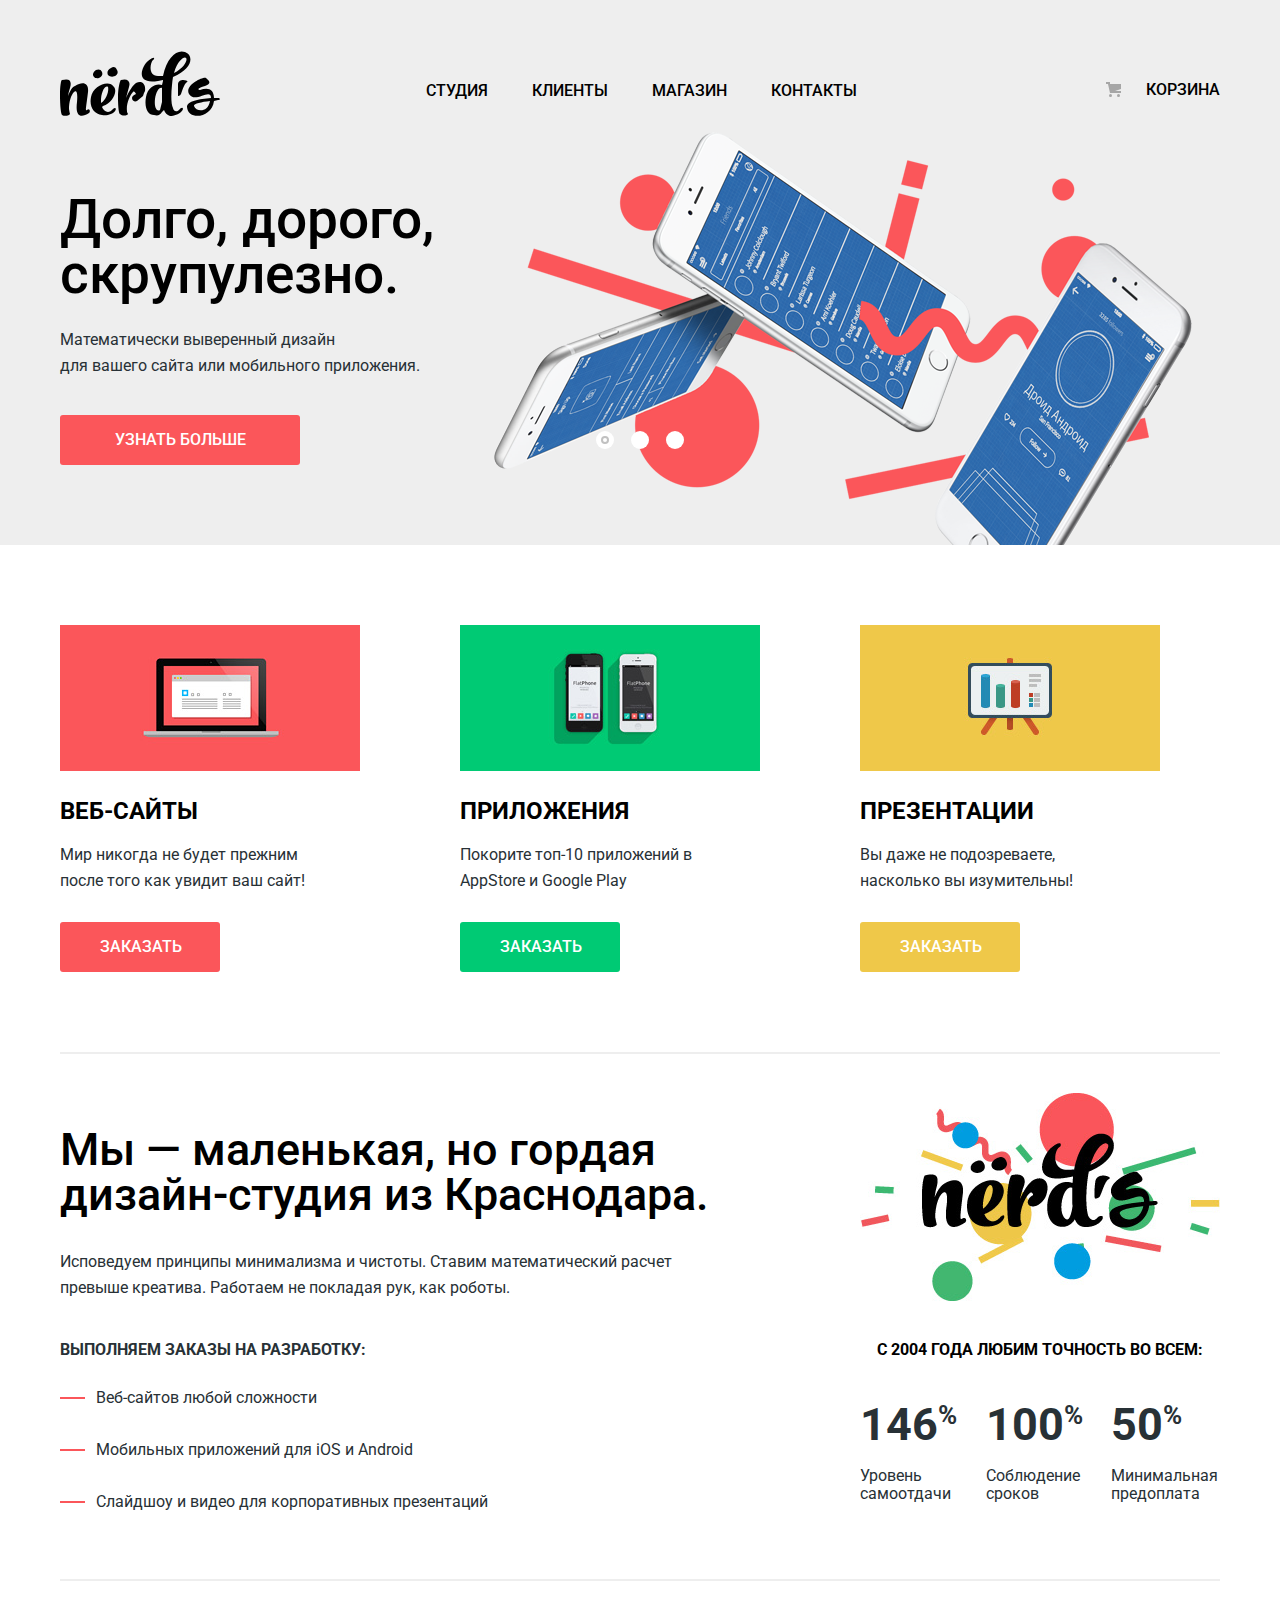
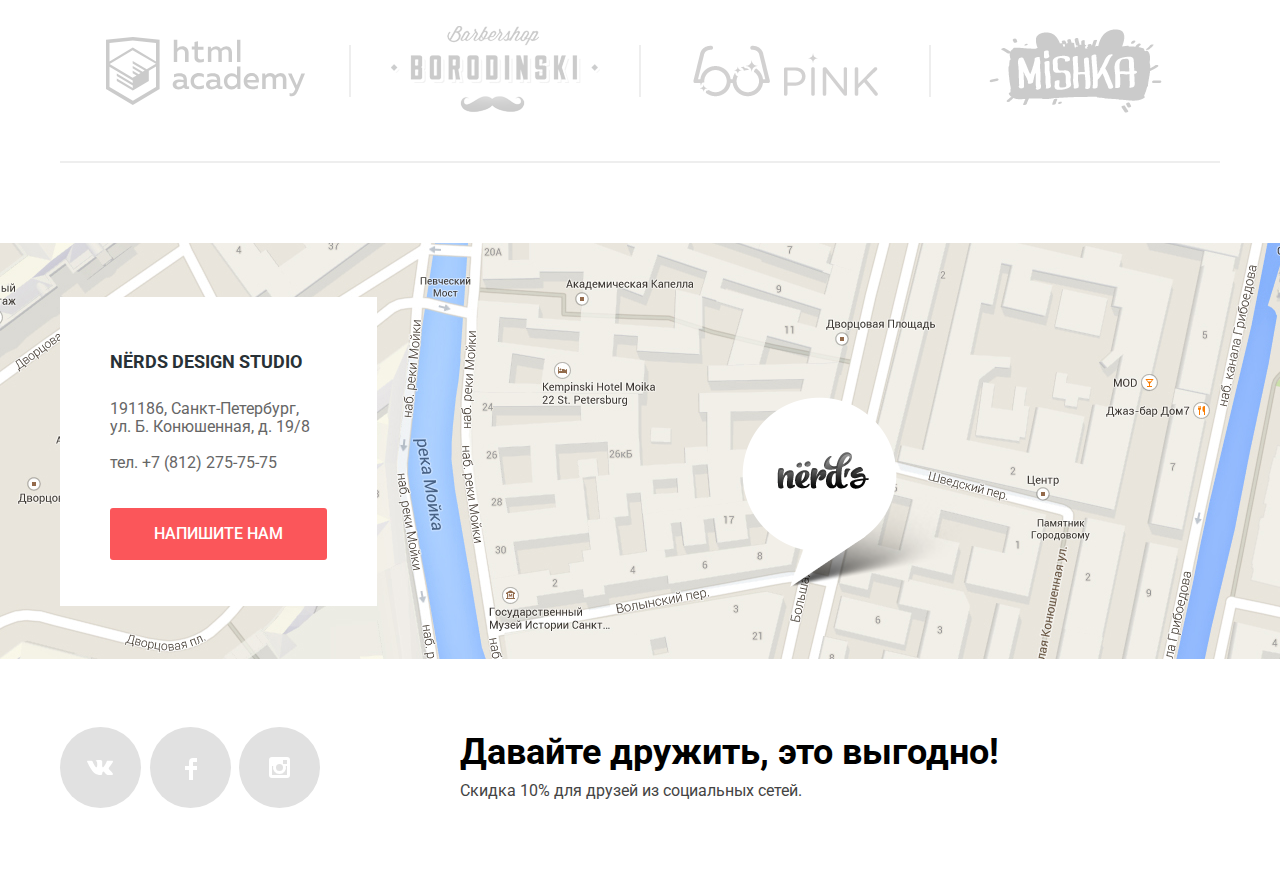
<file: index.html>
<!DOCTYPE html>
<html lang="ru">

<head>
  <meta charset="UTF-8">
  <meta name="viewport" content="width=device-width, initial-scale=1.0">
  <link href="https://fonts.googleapis.com/css2?family=Roboto:wght@400;500;700&display=swap" rel="stylesheet">
  <link rel="stylesheet" href="css/reset.css">
  <link rel="stylesheet" href="css/style.css">
  <title>Дизайн-студия Nerds</title>
</head>

<body>
  <header class="header">
    <nav class="nav wrapper">
      <a>
        <img src="img/nerds-logo.svg" alt="Nerds" width="160" height="65">
      </a>
      <ul class="nav__list">
        <li class="nav__item"><a href="blank.html">Студия</a></li>
        <li class="nav__item"><a href="blank.html">Клиенты</a></li>
        <li class="nav__item"><a href="catalog.html">Магазин</a></li>
        <li class="nav__item"><a href="blank.html">Контакты</a></li>
      </ul>
      <div class="nav__basket">
        <a href="blank.html">Корзина</a>
      </div>
    </nav>
  </header>
  <main class="main-content">
    <h1 class="visually-hidden">Дизайн-студия Nerds</h1>
    <section class="advantages">
      <h2 class="visually-hidden">Преимущества</h2>
      <ul class="advantages__list wrapper">
        <li class="advantages__item">
          <div>
            <p class="advantages__item-title">Долго, дорого,<br>
              скрупулезно.
            </p>
            <p>Математически выверенный дизайн<br>
              для вашего сайта или мобильного приложения.
            </p>
            <a href="blank.html" class="button advantages__item-button">Узнать больше</a>
          </div>
          <div>
            <img class="advantages__item-img" src="img/nerds-index-slide1 1.png" alt="Летящие телефоны" width="760"
              height="431">
          </div>
        </li>
        <li class="advantages__item hide">
          <div>
            <p class="advantages__item-title">Любим математику<br>
              как никто другой
            </p>
            <p>Никакого креатива, только математические формулы<br>
              для расчета идеальных пропорций
            </p>
            <a href="blank.html" class="button advantages__item-button">Узнать больше</a>
          </div>
          <div>
            <img class="advantages__item-img" src="img/nerds-index-slide2 1.png" alt="Компьютеры" width="760"
              height="431">
          </div>
        </li>
        <li class="advantages__item hide">
          <div>
            <p class="advantages__item-title">Только ночь,<br>
              только хардкор
            </p>
            <p>Работать днем, как все? Мы против этого.<br>
              Ближе к полуночи работа только начинается.
            </p>
            <a href="blank.html" class="button advantages__item-button">Узнать больше</a>
          </div>
          <div>
            <img class="advantages__item-img" src="img/nerds-index-slide3 1.png" alt="Планшет и телефон" width="760"
              height="431">
          </div>
        </li>
      </ul>
      <ul class="advantages__slider-control slider-control">
        <li class="slider-control__item slider-control__item-active"><button class="slider-control__item-btn"
            type="button"><span class="visually-hidden">Первый
              слайд</span></button></li>
        <li class="slider-control__item"><button class="slider-control__item-btn" type="button"><span
              class="visually-hidden">Второй
              слайд</span></button></li>
        <li class="slider-control__item"><button class="slider-control__item-btn" type="button"><span
              class="visually-hidden">Третий
              слайд</span></button></li>
      </ul>
    </section>
    <section class="offers wrapper">
      <h2 class="visually-hidden">Предложения</h2>
      <ul class="offers__list">
        <li class="offers__item">
          <div class="offers__wrapper-img">
            <img src="img/illustration-1 1.png" alt="Компьютер" width="300" height="146">
          </div>
          <h3 class="offers__item-title">Веб-сайты</h3>
          <p>Мир никогда не будет прежним<br>
            после того как увидит ваш сайт!
          </p>
          <a href="blank.html" class="button offers__item-button offers__item-button-red">Заказать</a>
        </li>
        <li class="offers__item">
          <img src="img/illustration-2 1.png" alt="Смартфоны" width="300" height="146">
          <h3 class="offers__item-title">Приложения</h3>
          <p>Покорите топ-10 приложений в<br>
            AppStore и Google Play
          </p>
          <a href="blank.html" class="button offers__item-button offers__item-button-green">Заказать</a>
        </li>
        <li class="offers__item">
          <img src="img/illustration-3 1.png" alt="Презентационная доска" width="300" height="146">
          <h3 class="offers__item-title">Презентации</h3>
          <p>Вы даже не подозреваете,<br>
            насколько вы изумительны!
          </p>
          <a href="blank.html" class="button offers__item-button offers__item-button-yellow">Заказать</a>
        </li>
      </ul>
    </section>
    <section class="about wrapper">
      <h2 class="visually-hidden">О нас</h2>
      <div>
        <p class="about__slogan">Мы — маленькая, но гордая<br>
          дизайн-студия из Краснодара.
        </p>
        <p>Исповедуем принципы минимализма и чистоты. Ставим математический расчет<br>
          превыше креатива. Работаем не покладая рук, как роботы.
        </p>
        <p class="about__title">Выполняем заказы на разработку:</p>
        <ul class="about__list-order">
          <li class="about__item-order">Веб-сайтов любой сложности</li><br>
          <li class="about__item-order">Мобильных приложений для iOS и Android</li><br>
          <li class="about__item-order">Слайдшоу и видео для корпоративных презентаций</li><br>
        </ul>
      </div>
      <div>
        <img class="about__img" src="img/nerds-illustration 1.png" alt="Nerds" width="360" height="208">
        <p class="about__title about__title-black">с 2004 года Любим точность во всем:</p>
        <ul class="about__list-number">
          <li class="about__item-number">
            <p class="about__item-number-title">146<sup>%</sup></p>
            <p class="about__item-number-description">Уровень<br>
              самоотдачи
            </p>
          </li>
          <li class="about__item-number">
            <p class="about__item-number-title">100<sup>%</sup></p>
            <p class="about__item-number-description">Соблюдение<br>
              сроков
            </p>
          </li>
          <li class="about__item-number">
            <p class="about__item-number-title">50<sup>%</sup></p>
            <p class="about__item-number-description">Минимальная<br>
              предоплата
            </p>
          </li>
        </ul>
      </div>
    </section>
    <section class="partners wrapper">
      <h2 class="visually-hidden">Наши партнёры</h2>
      <ul class="partners__list">
        <li class="partners__item"><img src="img/logo-html-academy.svg" alt="Лого HTML Academy" width="199" height="68">
        </li>
        <li class="partners__item"><img src="img/logo-borodinski.png" alt="Лого Borodinski" width="209" height="90">
        </li>
        <li class="partners__item"><img src="img/logo-pink.png" alt="Лого Pink" width="185" height="52"></li>
        <li class="partners__item"><img src="img/logo-mishka.png" alt="Лого Mishka" width="173" height="84"></li>
      </ul>
    </section>
  </main>
  <footer class="footer">
    <section class="contacts">
      <div class="wrapper">
        <div class="contacts__info">
          <h2 class="visually-hidden">Контакты</h2>
          <h3 class="contacts__title">NЁRDS DESIGN STUDIO</h3>
          <p class="contacts__description">191186, Санкт-Петербург,<br>
            ул. Б. Конюшенная, д. 19/8<br><br>
            тел. <a href="tel:+78122757575">+7 (812) 275-75-75</a>
          </p>
          <button type="button" class="button contacts__button">Напишите нам</button>
        </div>
      </div>
      <div class="contacts__map">
        <iframe class="map-google"
          src="https://www.google.com/maps/embed?pb=!1m18!1m12!1m3!1d1998.6037872533277!2d30.320858716096975!3d59.93871648187614!2m3!1f0!2f0!3f0!3m2!1i1024!2i768!4f13.1!3m3!1m2!1s0x4696310fca145cc1%3A0x42b32648d8238007!2z0JHQvtC70YzRiNCw0Y8g0JrQvtC90Y7RiNC10L3QvdCw0Y8g0YPQuy4sIDE5LzgsINCh0LDQvdC60YIt0J_QtdGC0LXRgNCx0YPRgNCzLCAxOTExODY!5e0!3m2!1sru!2sru!4v1609945908116!5m2!1sru!2sru"
          width="100%" height="416" allowfullscreen></iframe>
        <img class="contacts__marker" src="img/map-marker 1.png" alt="Метка на карте" width="231" height="190">
        <img class="map-img" src="img/map 1.jpg" alt="Карта" width="1440" height="416">
      </div>
    </section>
    <section class="social wrapper">
      <h2 class="visually-hidden">Социальные сети</h2>
      <ul class="social__list">
        <li>
          <a href="blank.html">
            <span class="visually-hidden">В контакте</span>
            <svg width="81" height="81">
              <path class="social__item-content" d=" M43.1 44.5c1-.3 2.2 2 3.5 3 1 .6 1.7.5 1.7.5h3.5s1.8-.2 1-1.6c0-.1-.5-1-2.6-3-2.2-2-1.9-1.8.7-5.3
                1.6-2.1 2.3-3.5 2-4-.1-.6-1.3-.4-1.3-.4h-4c-.3 0-.6.1-.8.5 0 0-.6 1.7-1.4 3.1-1.7 3-2.4 3.2-2.7
                3-.7-.5-.5-1.8-.5-2.7 0-2.9.4-4.1-.9-4.4-.4-.1-.7-.2-1.8-.2-1.4 0-2.6 0-3.2.3-.5.3-.8.7-.6.8.2 0 .8.1
                1.1.6.4.5.4 1.7.4 1.7s.3 3.5-.5 3.9c-.5.3-1.3-.3-2.8-3-.8-1.4-1.4-3-1.4-3l-.3-.4-.6-.2h-3.8s-.5
                0-.7.2c-.2.3 0 .7 0 .7S30 41.5 33.3 45c3 3.1 6.4 3 6.4 3h1.6s.4-.1.7-.4c.2-.2.2-.7.2-.7s0-2 1-2.4z"
                fill="#fff" />
            </svg>
          </a>
        </li>
        <li>
          <a href="blank.html">
            <span class="visually-hidden">Facebook</span>
            <svg width="81" height="81">
              <path class="social__item-content" d="M47 35v-4h-4a4 4 0 00-4 4v4h-4v4h4v10h4V43h4v-4h-4v-4h4z"
                fill="#fff" />
            </svg>
          </a>
        </li>
        <li>
          <a href="blank.html">
            <span class="visually-hidden">Instagram</span>
            <svg width="81" height="81">
              <path class="social__item-content" fill-rule="evenodd"
                d="M33 30h15a3 3 0 013 3v15a3 3 0 01-3 3H33a3 3 0 01-3-3V33a3 3 0 013-3zm11 10.5a3.5 3.5 0 10-7 0 3.5 3.5 0 007 0zM33 48v-9h1.2a6.5 6.5 0 1012.6 0H48v9H33zm11-11h4v-4h-4v4z"
                fill="#fff" />
            </svg>
          </a>
        </li>
      </ul>
      <div class="social__right">
        <p class="social__title">Давайте дружить, это выгодно!</p>
        <p class="social__description">Скидка 10% для друзей из социальных сетей.</p>
      </div>
    </section>
  </footer>
  <div class="modal overlay">
    <div class="modal-container">
      <section class="write-to-us">
        <h2 class=" write-to-us__title">Напишите нам</h2>
        <form class="write-to-us__form" action="https://echo.htmlacademy.ru" method="post">
          <div class="write-to-us__form-top">
            <div>
              <label for="form-about-name" class="write-to-us__lable-title">Ваше имя:</label>
              <input id="form-about-name" type="text" name="name" placeholder="Имя Фамилия"
                class="write-to-us__placeholder">
            </div>
            <div>
              <label for="form-about-email" class="write-to-us__lable-title">Ваш email:</label>
              <input id="form-about-email" type="email" name="email" placeholder="email@example.com"
                class="write-to-us__placeholder">
            </div>
          </div>
          <div>
            <label for="form-about-text" class="write-to-us__lable-title">Текст письма:</label>
            <textarea id="form-about-text" type="text" name="text" placeholder="В свободной форме"
              class="write-to-us__placeholder"></textarea>
          </div>
          <button type="submit" class="write-to-us__button button">Отправить</button>
        </form>
        <button class="modal-close" type="button" tabindex="0">
          <span class="visually-hidden">Закрыть</span>
          <svg viewBox="0 0 21 21">
            <path fill="#FB565A"
              d="M13 11l8-8a1 1 0 000-1l-2-2a1 1 0 00-1 0l-7 8-8-8a1 1 0 00-1 0L0 2a1 1 0 000 1l8 8-8 7a1 1 0 000 1l2 2a1 1 0 001 0l8-8 7 8a1 1 0 001 0l2-2a1 1 0 000-1l-8-7z" />
          </svg>
        </button>
      </section>
    </div>
  </div>
  <script src="js/script.js"></script>
</body>

</html>
</file>
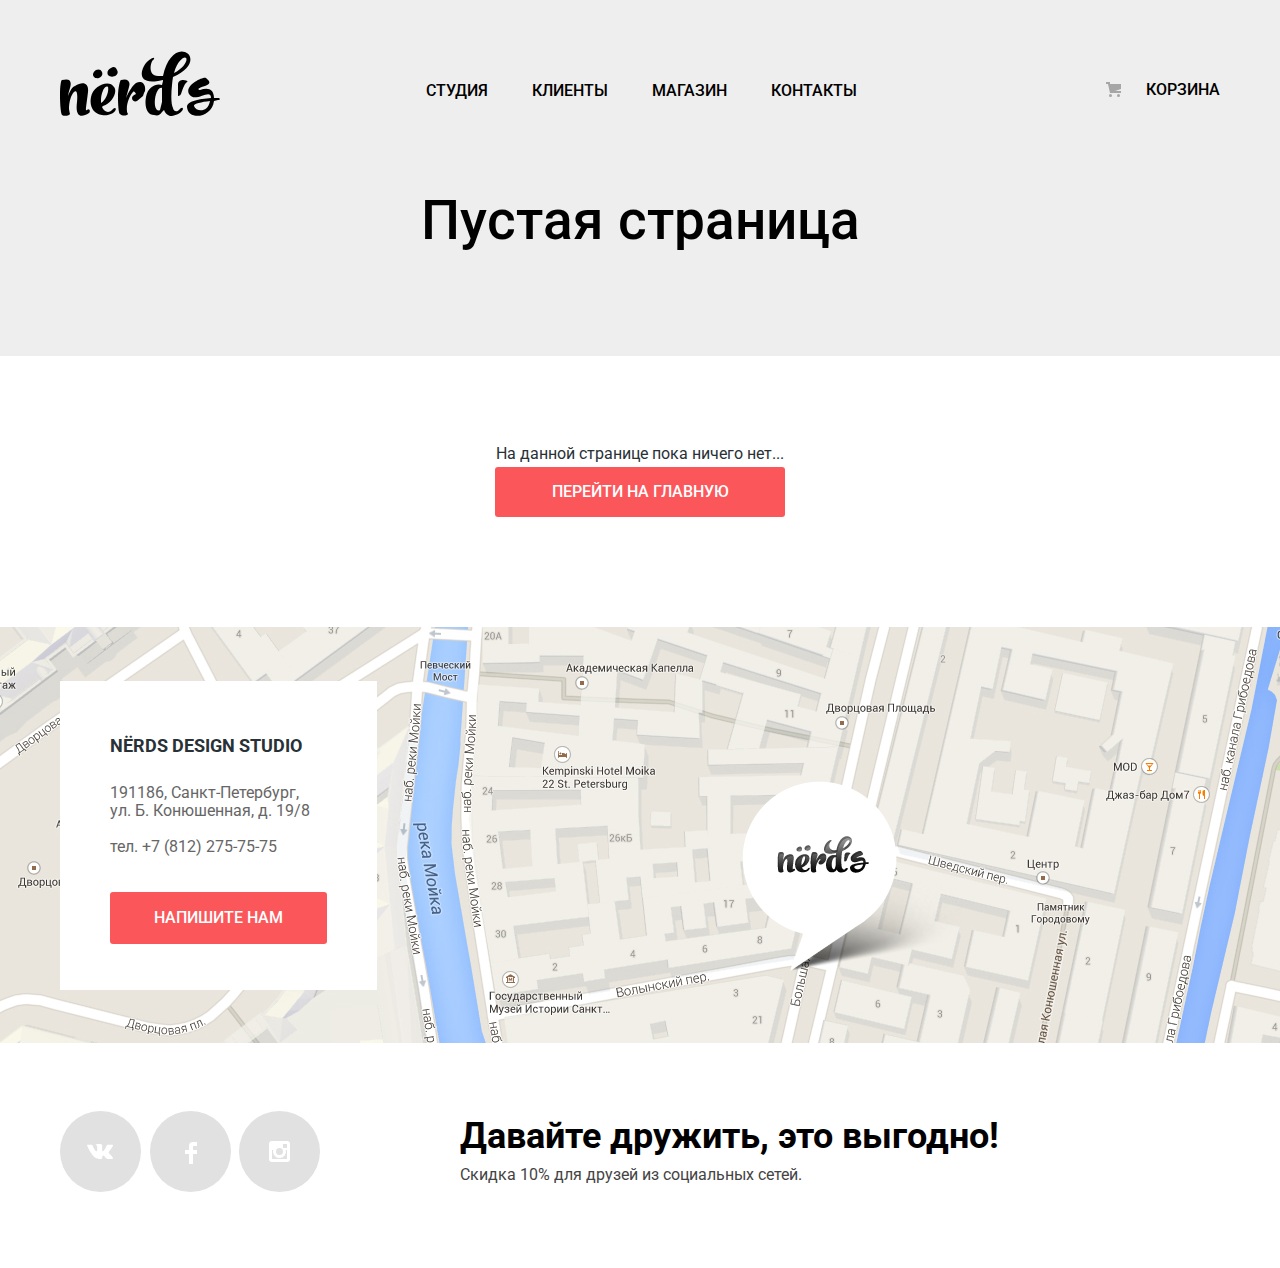
<file: blank.html>
<!DOCTYPE html>
<html lang="ru">

<head>
  <meta charset="UTF-8">
  <meta name="viewport" content="width=device-width, initial-scale=1.0">
  <link href="https://fonts.googleapis.com/css2?family=Roboto:wght@400;500;700&display=swap" rel="stylesheet">
  <link rel="stylesheet" href="css/reset.css">
  <link rel="stylesheet" href="css/style.css">
  <title>Дизайн-студия Nerds</title>
</head>

<body>
  <header class="header">
    <nav class="nav wrapper">
      <a href="index.html">
        <img src="img/nerds-logo.svg" alt="Nerds" width="160" height="65">
      </a>
      <ul class="nav__list">
        <li class="nav__item"><a href="blank.html">Студия</a></li>
        <li class="nav__item"><a href="blank.html">Клиенты</a></li>
        <li class="nav__item"><a href="catalog.html">Магазин</a></li>
        <li class="nav__item"><a href="blank.html">Контакты</a></li>
      </ul>
      <div class="nav__basket">
        <a href="blank.html">Корзина</a>
      </div>
    </nav>
  </header>

  <main class="main-content">
    <div class="main-content__title">
      <h1 class="wrapper">Пустая страница</h1>
    </div>
    <section class="blank wrapper">
      <p>На данной странице пока ничего нет...</p>
      <a class="button" href="index.html">Перейти на главную</a>
    </section>
  </main>
  <footer class="footer">
    <section class="contacts">
      <div class="wrapper">
        <div class="contacts__info">
          <h2 class="visually-hidden">Контакты</h2>
          <h3 class="contacts__title">NЁRDS DESIGN STUDIO</h3>
          <p class="contacts__description">191186, Санкт-Петербург,<br>
            ул. Б. Конюшенная, д. 19/8<br><br>
            тел. <a href="tel:+78122757575">+7 (812) 275-75-75</a>
          </p>
          <button type="button" class="button contacts__button">Напишите нам</button>
        </div>
      </div>
      <div class="contacts__map">
        <iframe class="map-google"
          src="https://www.google.com/maps/embed?pb=!1m18!1m12!1m3!1d1998.6037872533277!2d30.320858716096975!3d59.93871648187614!2m3!1f0!2f0!3f0!3m2!1i1024!2i768!4f13.1!3m3!1m2!1s0x4696310fca145cc1%3A0x42b32648d8238007!2z0JHQvtC70YzRiNCw0Y8g0JrQvtC90Y7RiNC10L3QvdCw0Y8g0YPQuy4sIDE5LzgsINCh0LDQvdC60YIt0J_QtdGC0LXRgNCx0YPRgNCzLCAxOTExODY!5e0!3m2!1sru!2sru!4v1609945908116!5m2!1sru!2sru"
          width="100%" height="416" allowfullscreen></iframe>
        <img class="contacts__marker" src="img/map-marker 1.png" alt="Метка на карте" width="231" height="190">
        <img class="map-img" src="img/map 1.jpg" alt="Карта" width="1440" height="416">
      </div>
    </section>
    <section class="social wrapper">
      <h2 class="visually-hidden">Социальные сети</h2>
      <ul class="social__list">
        <li>
          <a href="blank.html">
            <span class="visually-hidden">В контакте</span>
            <svg width="81" height="81">
              <path class="social__item-content" d=" M43.1 44.5c1-.3 2.2 2 3.5 3 1 .6 1.7.5 1.7.5h3.5s1.8-.2 1-1.6c0-.1-.5-1-2.6-3-2.2-2-1.9-1.8.7-5.3
                  1.6-2.1 2.3-3.5 2-4-.1-.6-1.3-.4-1.3-.4h-4c-.3 0-.6.1-.8.5 0 0-.6 1.7-1.4 3.1-1.7 3-2.4 3.2-2.7
                  3-.7-.5-.5-1.8-.5-2.7 0-2.9.4-4.1-.9-4.4-.4-.1-.7-.2-1.8-.2-1.4 0-2.6 0-3.2.3-.5.3-.8.7-.6.8.2 0 .8.1
                  1.1.6.4.5.4 1.7.4 1.7s.3 3.5-.5 3.9c-.5.3-1.3-.3-2.8-3-.8-1.4-1.4-3-1.4-3l-.3-.4-.6-.2h-3.8s-.5
                  0-.7.2c-.2.3 0 .7 0 .7S30 41.5 33.3 45c3 3.1 6.4 3 6.4 3h1.6s.4-.1.7-.4c.2-.2.2-.7.2-.7s0-2 1-2.4z"
                fill="#fff" />
            </svg>
          </a>
        </li>
        <li>
          <a href="blank.html">
            <span class="visually-hidden">Facebook</span>
            <svg width="81" height="81">
              <path class="social__item-content" d="M47 35v-4h-4a4 4 0 00-4 4v4h-4v4h4v10h4V43h4v-4h-4v-4h4z"
                fill="#fff" />
            </svg>
          </a>
        </li>
        <li>
          <a href="blank.html">
            <span class="visually-hidden">Instagram</span>
            <svg width="81" height="81">
              <path class="social__item-content" fill-rule="evenodd"
                d="M33 30h15a3 3 0 013 3v15a3 3 0 01-3 3H33a3 3 0 01-3-3V33a3 3 0 013-3zm11 10.5a3.5 3.5 0 10-7 0 3.5 3.5 0 007 0zM33 48v-9h1.2a6.5 6.5 0 1012.6 0H48v9H33zm11-11h4v-4h-4v4z"
                fill="#fff" />
            </svg>
          </a>
        </li>
      </ul>
      <div class="social__right">
        <p class="social__title">Давайте дружить, это выгодно!</p>
        <p class="social__description">Скидка 10% для друзей из социальных сетей.</p>
      </div>
    </section>
  </footer>
  <div class="modal overlay">
    <div class="modal-container">
      <section class="write-to-us">
        <h2 class=" write-to-us__title">Напишите нам</h2>
        <form class="write-to-us__form" action="https://echo.htmlacademy.ru" method="post">
          <div class="write-to-us__form-top">
            <div>
              <label for="form-about-name" class="write-to-us__lable-title">Ваше имя:</label>
              <input id="form-about-name" type="text" name="name" placeholder="Имя Фамилия"
                class="write-to-us__placeholder">
            </div>
            <div>
              <label for="form-about-email" class="write-to-us__lable-title">Ваш email:</label>
              <input id="form-about-email" type="email" name="email" placeholder="email@example.com"
                class="write-to-us__placeholder">
            </div>
          </div>
          <div>
            <label for="form-about-text" class="write-to-us__lable-title">Текст письма:</label>
            <textarea id="form-about-text" type="text" name="text" placeholder="В свободной форме"
              class="write-to-us__placeholder"></textarea>
          </div>
          <button type="submit" class="write-to-us__button button">Отправить</button>
        </form>
        <button class="modal-close" type="button" tabindex="0">
          <span class="visually-hidden">Закрыть</span>
          <svg viewBox="0 0 21 21">
            <path fill="#FB565A"
              d="M13 11l8-8a1 1 0 000-1l-2-2a1 1 0 00-1 0l-7 8-8-8a1 1 0 00-1 0L0 2a1 1 0 000 1l8 8-8 7a1 1 0 000 1l2 2a1 1 0 001 0l8-8 7 8a1 1 0 001 0l2-2a1 1 0 000-1l-8-7z" />
          </svg>
        </button>
      </section>
    </div>
  </div>
  <script src="js/script.js"></script>
</body>

</html>
</file>
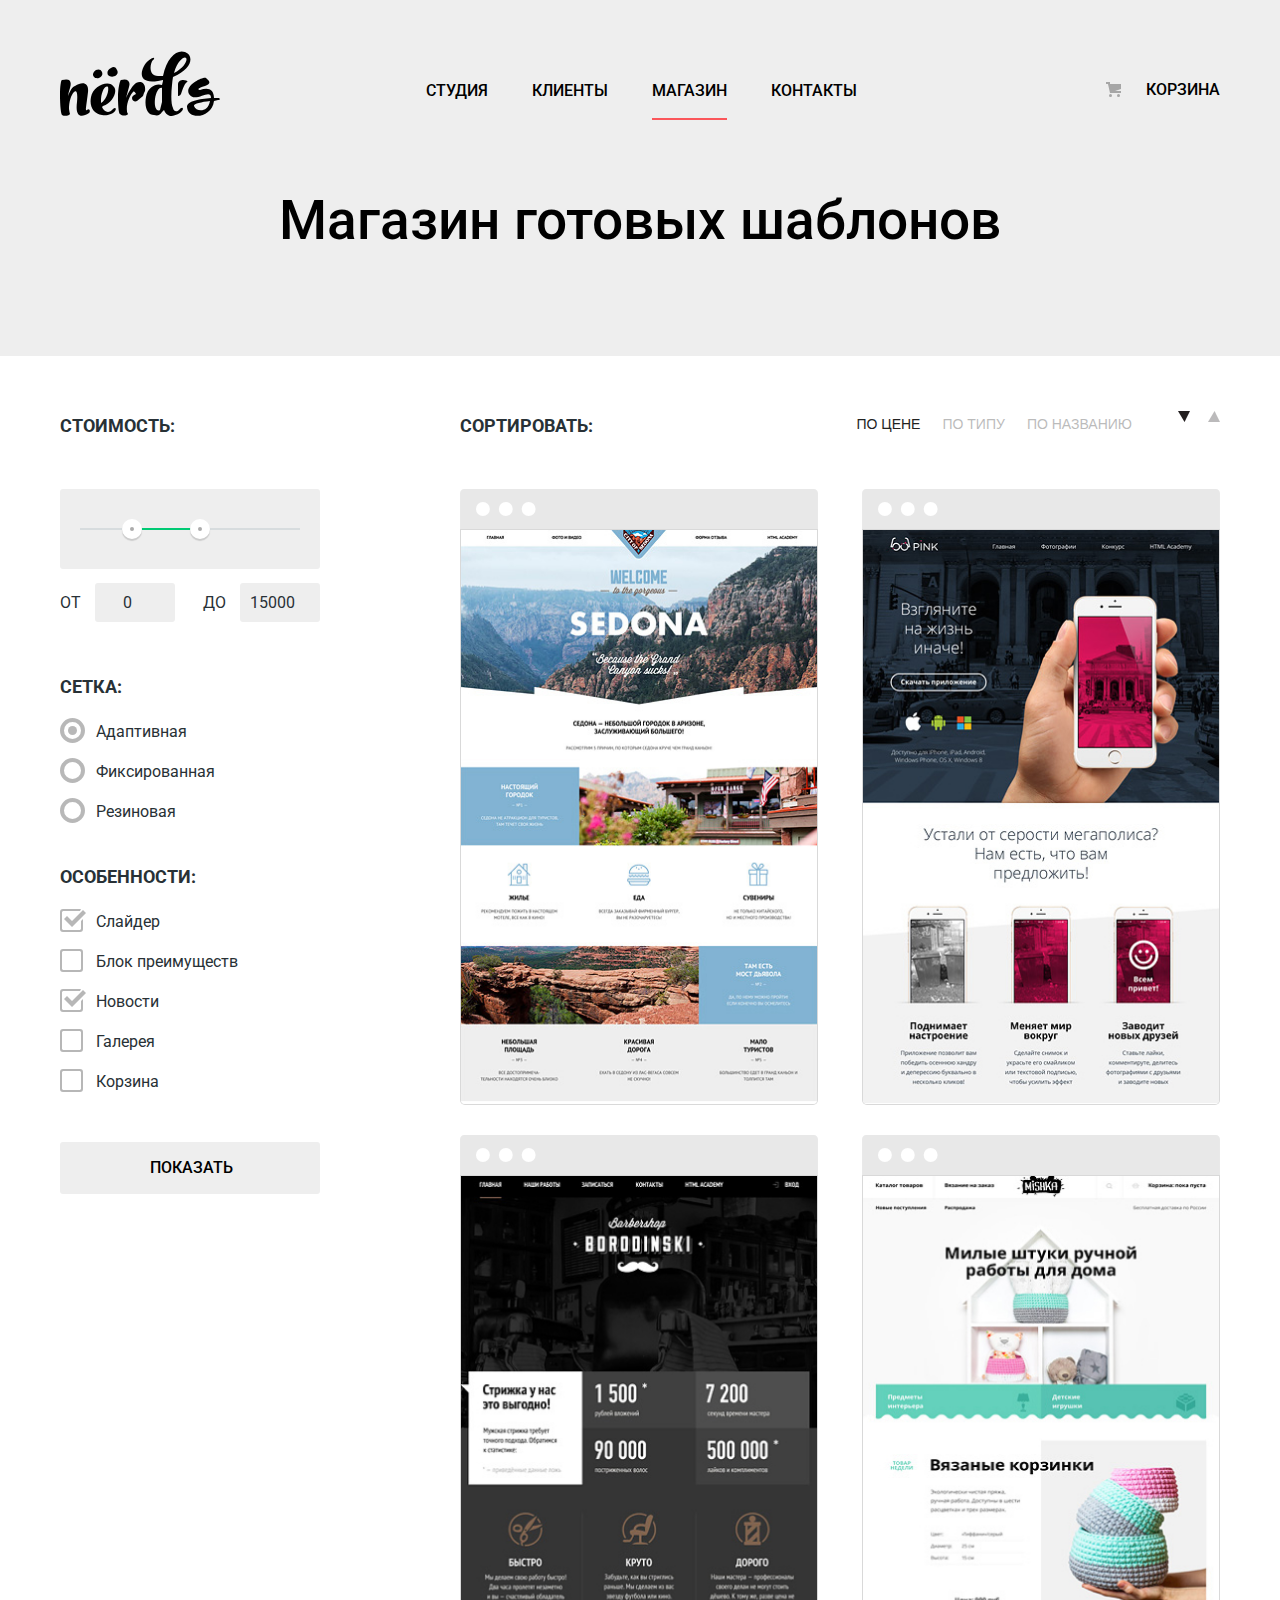
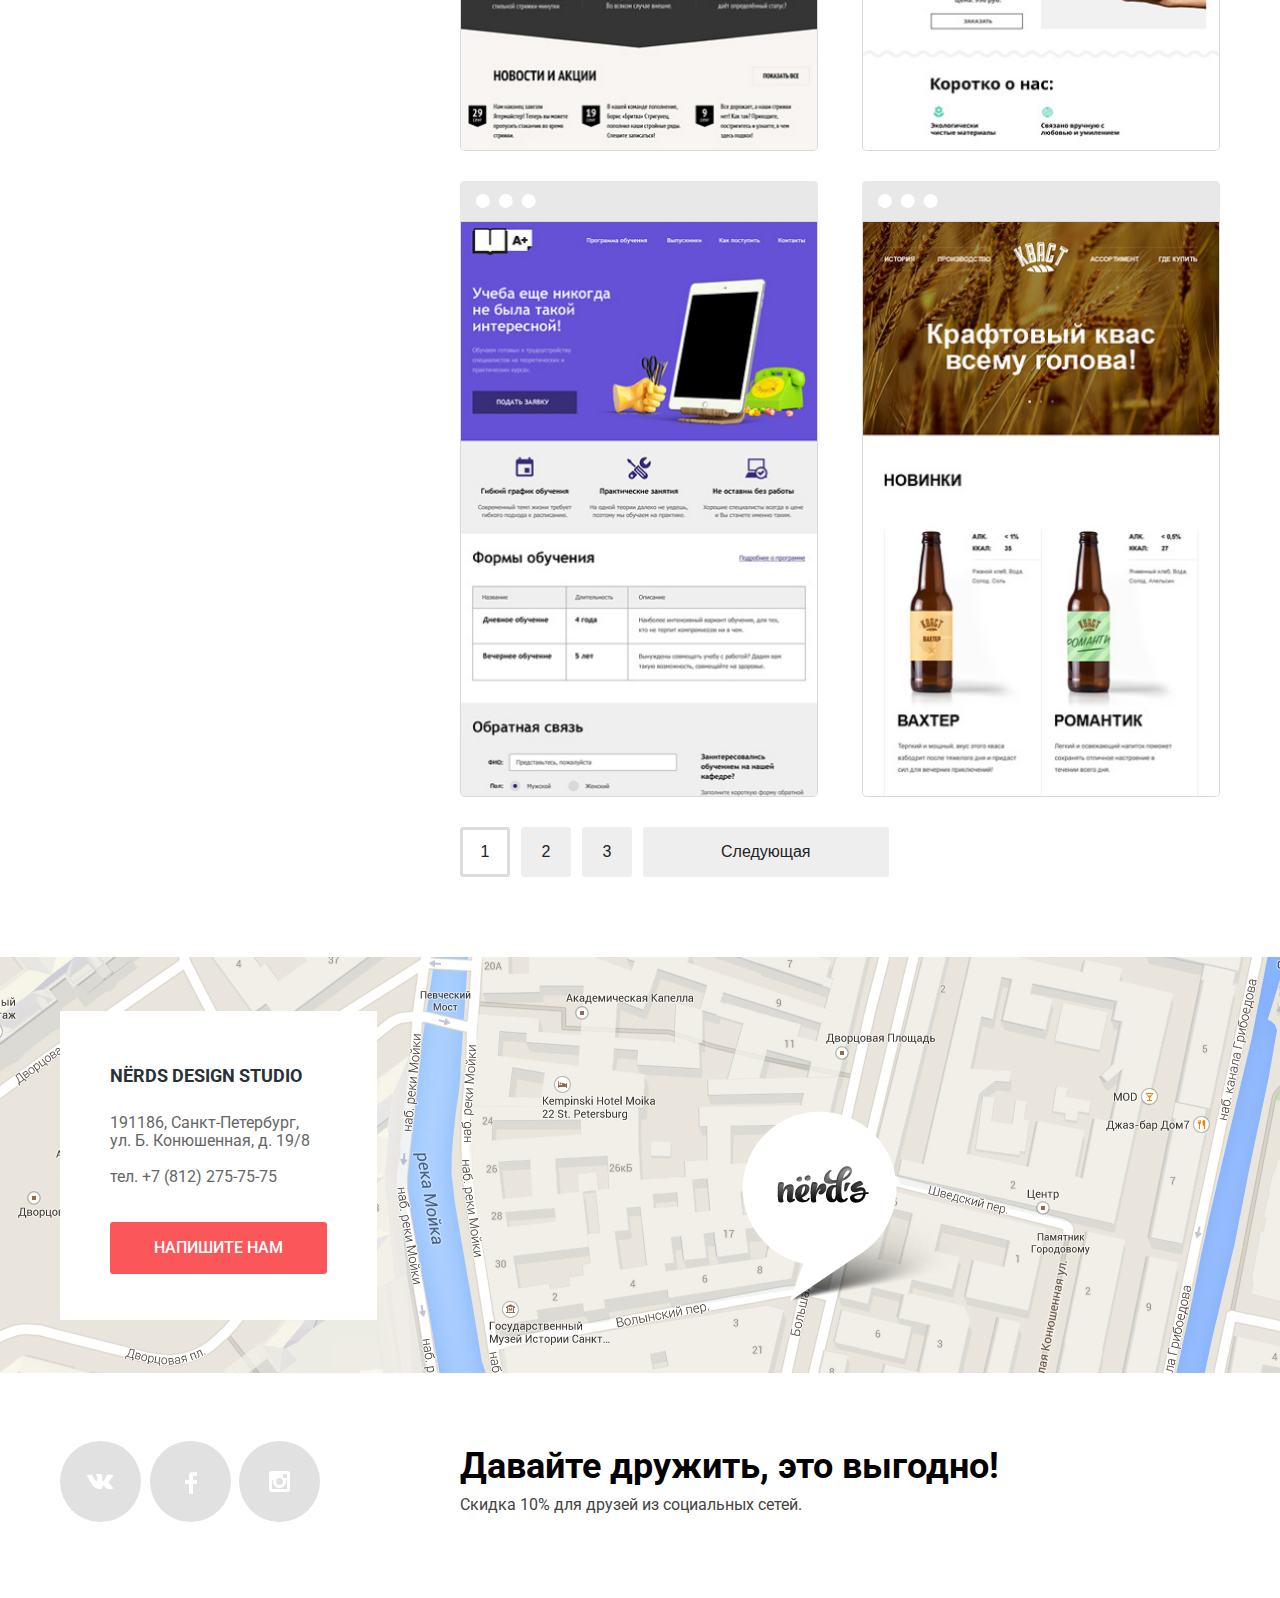
<file: catalog.html>
<!DOCTYPE html>
<html lang="ru">

<head>
  <meta charset="UTF-8">
  <meta name="viewport" content="width=device-width, initial-scale=1.0">
  <link href="https://fonts.googleapis.com/css2?family=Roboto:wght@400;500;700&display=swap" rel="stylesheet">
  <link rel="stylesheet" href="css/reset.css">
  <link rel="stylesheet" href="css/style.css">
  <title>Дизайн-студия Nerds</title>
</head>

<body>
  <header class="header">
    <nav class="nav wrapper">
      <a href="index.html">
        <img src="img/nerds-logo.svg" alt="Nerds" width="160" height="65">
      </a>
      <ul class="nav__list">
        <li class="nav__item"><a href="blank.html">Студия</a></li>
        <li class="nav__item"><a href="blank.html">Клиенты</a></li>
        <li class="nav__item"><a class="nav__active">Магазин</a></li>
        <li class="nav__item"><a href="blank.html">Контакты</a></li>
      </ul>
      <div class="nav__basket">
        <a href="blank.html">Корзина</a>
      </div>
    </nav>
  </header>

  <main class="main-content">
    <div class="main-content__title">
      <h1 class="wrapper">Магазин готовых шаблонов</h1>
    </div>
    <section class="catalog wrapper">
      <h2 class="visually-hidden">Каталог</h2>
      <div class="catalog__filter">
        <form action="https://echo.htmlacademy.ru" method="get">
          <fieldset class="filter-item">
            <legend class="catalog__filter-title">Стоимость:</legend>
            <div class="range-filter">
              <div class="range-controls">
                <div class="scale">
                  <div class="bar" style="width: 34%; margin-left: 20%"></div>
                  <div class="toggle toggle-min" style="left: 24%"></div>
                  <div class="toggle toggle-max" style="left: 50%"></div>
                </div>
              </div>
              <div class="price-controls">
                <label for="form-sort-from">
                  от <input id="form-sort-from" type="number" name="main-price" value="0" step="100">
                </label>
                <label for="form-sort-to">
                  до <input id="form-sort-to" type="number" name="max-price" value="15000" step="100">
                </label>
              </div>
            </div>
          </fieldset>
          <fieldset class="filter-item">
            <legend>Сетка:</legend>
            <ul>
              <li>
                <input class="filter-item__radio visually-hidden" type="radio" id="form-sort-adaptive" name="grid"
                  value="adaptive" checked>
                <label for="form-sort-adaptive">Адаптивная</label>
              </li>
              <li>
                <input class="filter-item__radio visually-hidden" type="radio" id="form-sort-fixed" name="grid"
                  value="fixed">
                <label for="form-sort-fixed">Фиксированная</label>
              </li>
              <li>
                <input class="filter-item__radio visually-hidden" type="radio" id="form-sort-rubber" name="grid"
                  value="rubber">
                <label for="form-sort-rubber">Резиновая</label>
              </li>
            </ul>
          </fieldset>
          <fieldset class="filter-item">
            <legend>Особенности:</legend>
            <ul>
              <li>
                <input class="filter-item__checkbox visually-hidden" type="checkbox" id="form-sort-slider" name="slider"
                  checked>
                <label for="form-sort-slider">Слайдер</label>
              </li>
              <li>
                <input class="filter-item__checkbox visually-hidden" type="checkbox" id="form-sort-blockofadvantages"
                  name="blockofadvantages">
                <label for="form-sort-blockofadvantages">Блок преимуществ</label>
              </li>
              <li>
                <input class="filter-item__checkbox visually-hidden" type="checkbox" id="form-sort-news" name="news"
                  checked>
                <label for="form-sort-news">Новости</label>
              </li>
              <li>
                <input class="filter-item__checkbox visually-hidden" type="checkbox" id="form-sort-gallery"
                  name="gallery">
                <label for="form-sort-gallery">Галерея</label>
              </li>
              <li>
                <input class="filter-item__checkbox visually-hidden" type="checkbox" id="form-sort-basket"
                  name="basket">
                <label for="form-sort-basket">Корзина</label>
              </li>
            </ul>
          </fieldset>
          <button class="filter-item__button button" type="button">Показать</button>
        </form>
      </div>
      <div class="catalog__sort">
        <div class="catalog__sort-title">
          <form>
            <fieldset>
              <div>
                <legend>Сортировать:</legend>
              </div>
              <div>
                <ul class="catalog__sort-list sort-list">
                  <li>
                    <button class="sort-list__button sort-list__button-active" type="button">По цене</button>
                  </li>
                  <li>
                    <button class="sort-list__button" type="button">По типу</button>
                  </li>
                  <li>
                    <button class="sort-list__button" type="button">По названию</button>
                  </li>
                  <li>
                    <button class="sort-list__button sort-list__button-active" type="button"><span
                        class="visually-hidden">Вниз</span></button>
                  </li>
                  <li>
                    <button class="sort-list__button" type="button"><span class="visually-hidden">Вверх</span></button>
                  </li>
                </ul>
              </div>
            </fieldset>
          </form>
        </div>
        <div class="catalog__content">
          <article class="catalog__content-item">
            <div class="catalog__content-item-img">
              <img src="img/item-sedona.jpg" alt="Sedona" width="360" height="576">
            </div>
            <div class="catalog__content-item-description">
              <h3>Sedona</h3>
              <p>Информационный сайт<br>
                для туристов
              </p>
              <button class="button" type="button">9 900 ₽</button>
            </div>
          </article>
          <article class="catalog__content-item">
            <div class="catalog__content-item-img">
              <img src="img/item-pink.jpg" alt="Pink App" width="358" height="576">
            </div>
            <div class="catalog__content-item-description">
              <h3>Pink App</h3>
              <p>Продуктовый лендинг<br>
                приложения для iOS и Android
              </p>
              <button class="button" type="button">9 900 ₽</button>
            </div>
          </article>
          <article class="catalog__content-item">
            <div class="catalog__content-item-img">
              <img src="img/item-borodinski.jpg" alt="Borodinski" width="358" height="576">
            </div>
            <div class="catalog__content-item-description">
              <h3>Barbershop</h3>
              <p>Сайт салона красоты.<br>
                Для мужчин, да.
              </p>
              <button class="button" type="button">9 900 ₽</button>
            </div>
          </article>
          <article class="catalog__content-item">
            <div class="catalog__content-item-img">
              <img src="img/item-mishka.jpg" alt="Mishka" width="358" height="576">
            </div>
            <div class="catalog__content-item-description">
              <h3>Mishka</h3>
              <p>Интернет-магазин<br>
                вязаных игрушек
              </p>
              <button class="button" type="button">9 900 ₽</button>
            </div>
          </article>
          <article class="catalog__content-item">
            <div class="catalog__content-item-img">
              <img src="img/item-aplus.jpg" alt="A Plus" width="358" height="576">
            </div>
            <div class="catalog__content-item-description">
              <h3>A Plus</h3>
              <p>Лендинг курсов повышения<br>
                квалификации
              </p>
              <button class="button" type="button">9 900 ₽</button>
            </div>
          </article>
          <article class="catalog__content-item">
            <div class="catalog__content-item-img">
              <img src="img/item-kvast.jpg" alt="Кваст" width="358" height="576">
            </div>
            <div class="catalog__content-item-description">
              <h3>Кваст</h3>
              <p>Промо-сайт производителя<br>
                крафтового кваса
              </p>
              <button class="button" type="button">9 900 ₽</button>
            </div>
          </article>
        </div>
        <ul class="catalog__sort-pagination-list">
          <li class="catalog__sort-pagination-item sort-pagination-item-active"><button type="button">1</button>
          </li>
          <li class="catalog__sort-pagination-item"><button type="button">2</button></li>
          <li class="catalog__sort-pagination-item"><button type="button">3</button></li>
          <li class="catalog__sort-pagination-item sort-pagination-item-last"><button type="button">Следующая</button>
          </li>
        </ul>
      </div>
    </section>
  </main>
  <footer class="footer">
    <section class="contacts">
      <div class="wrapper">
        <div class="contacts__info">
          <h2 class="visually-hidden">Контакты</h2>
          <h3 class="contacts__title">NЁRDS DESIGN STUDIO</h3>
          <p class="contacts__description">191186, Санкт-Петербург,<br>
            ул. Б. Конюшенная, д. 19/8<br><br>
            тел. <a href="tel:+78122757575">+7 (812) 275-75-75</a>
          </p>
          <button type="button" class="button contacts__button">Напишите нам</button>
        </div>
      </div>
      <div class="contacts__map">
        <iframe class="map-google"
          src="https://www.google.com/maps/embed?pb=!1m18!1m12!1m3!1d1998.6037872533277!2d30.320858716096975!3d59.93871648187614!2m3!1f0!2f0!3f0!3m2!1i1024!2i768!4f13.1!3m3!1m2!1s0x4696310fca145cc1%3A0x42b32648d8238007!2z0JHQvtC70YzRiNCw0Y8g0JrQvtC90Y7RiNC10L3QvdCw0Y8g0YPQuy4sIDE5LzgsINCh0LDQvdC60YIt0J_QtdGC0LXRgNCx0YPRgNCzLCAxOTExODY!5e0!3m2!1sru!2sru!4v1609945908116!5m2!1sru!2sru"
          width="100%" height="416" allowfullscreen></iframe>
        <img class="contacts__marker" src="img/map-marker 1.png" alt="Метка на карте" width="231" height="190">
        <img class="map-img" src="img/map 1.jpg" alt="Карта" width="1440" height="416">
      </div>
    </section>
    <section class="social wrapper">
      <h2 class="visually-hidden">Социальные сети</h2>
      <ul class="social__list">
        <li>
          <a href="blank.html">
            <span class="visually-hidden">В контакте</span>
            <svg width="81" height="81">
              <path class="social__item-content" d=" M43.1 44.5c1-.3 2.2 2 3.5 3 1 .6 1.7.5 1.7.5h3.5s1.8-.2 1-1.6c0-.1-.5-1-2.6-3-2.2-2-1.9-1.8.7-5.3
                  1.6-2.1 2.3-3.5 2-4-.1-.6-1.3-.4-1.3-.4h-4c-.3 0-.6.1-.8.5 0 0-.6 1.7-1.4 3.1-1.7 3-2.4 3.2-2.7
                  3-.7-.5-.5-1.8-.5-2.7 0-2.9.4-4.1-.9-4.4-.4-.1-.7-.2-1.8-.2-1.4 0-2.6 0-3.2.3-.5.3-.8.7-.6.8.2 0 .8.1
                  1.1.6.4.5.4 1.7.4 1.7s.3 3.5-.5 3.9c-.5.3-1.3-.3-2.8-3-.8-1.4-1.4-3-1.4-3l-.3-.4-.6-.2h-3.8s-.5
                  0-.7.2c-.2.3 0 .7 0 .7S30 41.5 33.3 45c3 3.1 6.4 3 6.4 3h1.6s.4-.1.7-.4c.2-.2.2-.7.2-.7s0-2 1-2.4z"
                fill="#fff" />
            </svg>
          </a>
        </li>
        <li>
          <a href="blank.html">
            <span class="visually-hidden">Facebook</span>
            <svg width="81" height="81">
              <path class="social__item-content" d="M47 35v-4h-4a4 4 0 00-4 4v4h-4v4h4v10h4V43h4v-4h-4v-4h4z"
                fill="#fff" />
            </svg>
          </a>
        </li>
        <li>
          <a href="blank.html">
            <span class="visually-hidden">Instagram</span>
            <svg width="81" height="81">
              <path class="social__item-content" fill-rule="evenodd"
                d="M33 30h15a3 3 0 013 3v15a3 3 0 01-3 3H33a3 3 0 01-3-3V33a3 3 0 013-3zm11 10.5a3.5 3.5 0 10-7 0 3.5 3.5 0 007 0zM33 48v-9h1.2a6.5 6.5 0 1012.6 0H48v9H33zm11-11h4v-4h-4v4z"
                fill="#fff" />
            </svg>
          </a>
        </li>
      </ul>
      <div class="social__right">
        <p class="social__title">Давайте дружить, это выгодно!</p>
        <p class="social__description">Скидка 10% для друзей из социальных сетей.</p>
      </div>
    </section>
  </footer>
  <div class="modal overlay">
    <div class="modal-container">
      <section class="write-to-us">
        <h2 class=" write-to-us__title">Напишите нам</h2>
        <form class="write-to-us__form" action="https://echo.htmlacademy.ru" method="post">
          <div class="write-to-us__form-top">
            <div>
              <label for="form-about-name" class="write-to-us__lable-title">Ваше имя:</label>
              <input id="form-about-name" type="text" name="name" placeholder="Имя Фамилия"
                class="write-to-us__placeholder">
            </div>
            <div>
              <label for="form-about-email" class="write-to-us__lable-title">Ваш email:</label>
              <input id="form-about-email" type="email" name="email" placeholder="email@example.com"
                class="write-to-us__placeholder">
            </div>
          </div>
          <div>
            <label for="form-about-text" class="write-to-us__lable-title">Текст письма:</label>
            <textarea id="form-about-text" type="text" name="text" placeholder="В свободной форме"
              class="write-to-us__placeholder"></textarea>
          </div>
          <button type="submit" class="write-to-us__button button">Отправить</button>
        </form>
        <button class="modal-close" type="button" tabindex="0">
          <span class="visually-hidden">Закрыть</span>
          <svg viewBox="0 0 21 21">
            <path fill="#FB565A"
              d="M13 11l8-8a1 1 0 000-1l-2-2a1 1 0 00-1 0l-7 8-8-8a1 1 0 00-1 0L0 2a1 1 0 000 1l8 8-8 7a1 1 0 000 1l2 2a1 1 0 001 0l8-8 7 8a1 1 0 001 0l2-2a1 1 0 000-1l-8-7z" />
          </svg>
        </button>
      </section>
    </div>
  </div>
  <script src="js/script.js"></script>
</body>

</html>
</file>
<file: css/style.css>
:root {
  --color-background: #eeeeee;
  --color-text: #283136;
  --color-title: #000000;
  --color-accent1: #fb565a;
  --color-accent1-hover: #e74246;
  --color-accent1-active: #d7373b;
  --color-accent2: #00ca74;
  --color-accent2-hover: #00bc6c;
  --color-accent2-active: #00aa62;
  --color-accent3: #efc849;
  --color-accent3-hover: #eab534;
  --color-accent3-active: #e5a722;
  --color-accent4: #a6a6a6;
  --color-accent5: #4d4d4d;
  --color-accent6: #666666;
  --color-accent7: #444444;
  --color-accent8: #d7dcde;
  --color-accent9: #b4b9bb;
}

*,
*::before,
*::after {
  box-sizing: border-box;
}

html {
  height: 100%;
}

body {
  min-width: 1180px;
  font-family: "Roboto", Arial, sans-serif;
  font-size: 16px;
  line-height: 26px;
  color: var(--color-text);
  display: flex;
  flex-direction: column;
  height: 100%;
}

a {
  text-decoration: none;
}

img {
  object-fit: cover;
}

.hide {
  display: none !important;
}

.visually-hidden {
  position: absolute !important;
  clip: rect(0 0 0 0);
  padding: 0 !important;
  border: 0 !important;
  height: 1px !important;
  width: 1px !important;
  margin: -1px;
  overflow: hidden;
}

.button {
  font: inherit;
  font-size: 16px;
  line-height: 18px;
  font-weight: 500;
  text-align: center;
  border: none;
  text-transform: uppercase;
  cursor: pointer;
  border-radius: 3px;
  display: block;
}

.button:active {
  box-shadow: inset 0 3px 0 rgba(0, 1, 1, 0.1);
}

.wrapper {
  max-width: 1160px;
  margin: 0 auto;
}

.header {
  background-color: var(--color-background);
  padding-top: 45px;
  flex: 0 0 auto;
}

.nav {
  line-height: 30px;
  display: flex;
  flex-direction: row;
  justify-content: space-between;
  align-items: center;
  text-transform: uppercase;
  font-weight: 500;
}

.nav a {
  color: var(--color-title);
}

.nav a[href]:hover,
.nav a[href]:focus {
  color: var(--color-accent1);
  transition: 0.3s;
}

.nav a[href]:active {
  color: rgba(0, 0, 0, 0.3);
}

.nav a[href]:first-child:active {
  opacity: 0.3;
}

.nav__list {
  display: flex;
  flex-direction: row;
  justify-content: center;
  max-width: 760px;
  flex-wrap: wrap;
}

.nav__item {
  margin-right: 44px;
}

.nav__list a,
.nav__basket a {
  display: block;
  padding-top: 30px;
  padding-bottom: 12px;
  border-bottom: 2px solid transparent;
}

.nav__active {
  border-bottom: 2px solid var(--color-accent1) !important;
}

.nav__basket {
  position: relative;
  border-bottom: 2px solid transparent;
}

.nav__basket a {
  padding-left: 40px;
}

.nav__basket a::before {
  content: url(../img/cart-icon.svg);
  position: absolute;
  width: 15px;
  height: 15px;
  left: 0px;
  top: 32px;
  opacity: 1 !important;
}

.blank {
  text-align: center;
  padding: 30px;
}

.blank a {
  color: #ffffff;
  background-color: var(--color-accent1);
  padding: 16px 54px;
  max-width: 290px;
  margin-top: 36px;
  margin: 0 auto;
}

.blank a:hover,
.blank a:focus {
  background-color: var(--color-accent1-hover);
  transition: 0.3s;
}

.blank a:active {
  background-color: var(--color-accent1-active);
}

.main-content {
  flex: 1 0 auto;
}

.main-content__title {
  background-color: var(--color-background);
  padding-top: 72px;
  padding-bottom: 108px;
  margin-bottom: 55px;
}

h1 {
  color: var(--color-title);
  font-size: 55px;
  line-height: 55px;
  text-align: center;
  font-weight: 500;
}

.advantages {
  position: relative;
  background-color: var(--color-background);
  padding-top: 71px;
  padding-bottom: 80px;
}

.advantages__list {
  position: relative;
}

.advantages__item {
  display: flex;
  flex-direction: row;
  justify-content: space-between;
}

.advantages__item-title {
  font-size: 55px;
  line-height: 55px;
  font-weight: 500;
  color: var(--color-title);
  margin-bottom: 25px;
}

.advantages__item-button {
  color: #ffffff;
  background-color: var(--color-accent1);
  padding: 16px 54px;
  max-width: 240px;
  margin-top: 36px;
}

.advantages__item-button:hover,
.advantages__item-button:focus {
  background-color: var(--color-accent1-hover);
  transition: 0.3s;
}

.advantages__item-button:active {
  background-color: var(--color-accent1-active);
  color: rgba(255, 255, 255, 0.3);
}

.advantages__item-img {
  position: absolute;
  right: 0;
  bottom: -80px;
}

.advantages__slider-control {
  position: absolute;
  bottom: 96px;
  left: 40%;
  right: 40%;
  display: flex;
  flex-direction: row;
  justify-content: center;
  flex-wrap: wrap;
}

.slider-control__item {
  position: relative;
  width: 18px;
  height: 18px;
}

.slider-control__item:not(:last-child) {
  margin-right: 17px;
}

.slider-control__item button {
  display: block;
  width: 18px;
  height: 18px;
  border: 0;
  background-color: #ffffff;
  border-radius: 50%;
}

.slider-control__item-active button::before {
  position: absolute;
  content: "";
  width: 8px;
  height: 8px;
  border: 2px solid #c1c1c1;
  border-radius: 50%;
  top: 5px;
  left: 5px;
}

.offers {
  padding-top: 60px;
  padding-bottom: 60px;
  border-bottom: 2px solid var(--color-background);
}

.offers__list {
  display: flex;
  flex-direction: row;
  justify-content: space-between;
  flex-wrap: wrap;
}

.offers__item {
  min-width: 360px;
  padding: 20px 0;
}

.offers__wrapper-img {
  overflow: hidden;
  display: flex;
  justify-content: center;
  align-items: center;
  width: 300px;
  height: 146px;
}

.offers__item-title {
  font-size: 24px;
  line-height: 30px;
  font-weight: 700;
  text-transform: uppercase;
  color: var(--color-title);
  margin-top: 25px;
  margin-bottom: 16px;
}

.offers__item-button {
  color: #ffffff;
  padding: 16px 40px;
  max-width: 160px;
  margin-top: 28px;
}

.offers__item-button:active {
  color: rgba(255, 255, 255, 0.3);
}

.offers__item-button-red {
  background-color: var(--color-accent1);
}

.offers__item-button-red:hover,
.offers__item-button-red:focus {
  background-color: var(--color-accent1-hover);
  transition: 0.3s;
}

.offers__item-button-red:active {
  background-color: var(--color-accent1-active);
}

.offers__item-button-green {
  background-color: var(--color-accent2);
}

.offers__item-button-green:hover,
.offers__item-button-green:focus {
  background-color: var(--color-accent2-hover);
  transition: 0.3s;
}

.offers__item-button-green:active {
  background-color: var(--color-accent2-active);
}

.offers__item-button-yellow {
  background-color: var(--color-accent3);
}

.offers__item-button-yellow:hover,
.offers__item-button-yellow:focus {
  background-color: var(--color-accent3-hover);
  transition: 0.3s;
}

.offers__item-button-yellow:active {
  background-color: var(--color-accent3-active);
}

.about {
  display: flex;
  flex-direction: row;
  justify-content: space-between;
  padding-bottom: 38px;
  border-bottom: 2px solid var(--color-background);
  position: relative;
}

.about__slogan {
  font-size: 45px;
  line-height: 45px;
  font-weight: 500;
  color: var(--color-title);
  margin-bottom: 32px;
  margin-top: 73px;
}

.about__title {
  text-transform: uppercase;
  font-weight: 700;
  margin-top: 36px;
  margin-bottom: 22px;
}

.about__item-order {
  position: relative;
  padding-left: 36px;
}

.about__item-order::before {
  content: "";
  position: absolute;
  width: 25px;
  height: 2px;
  background-color: var(--color-accent1);
  left: 0;
  top: 12px;
}

.about__img {
  margin-top: 39px;
}

.about__title-black {
  color: var(--color-title);
  text-align: center;
}

.about__list-number {
  display: flex;
  flex-direction: row;
  justify-content: space-between;
  flex-wrap: wrap;
  max-width: 358px;
}

.about__item-number-title {
  font-size: 45px;
  line-height: 60px;
  font-weight: 700;
  margin-top: 10px;
  margin-bottom: 12px;
}

.about__item-number-title sup {
  font-size: 26px;
  line-height: 40px;
  vertical-align: super;
}

.about__item-number-description {
  line-height: 18px;
}

.partners__list {
  display: flex;
  flex-direction: row;
  border-bottom: 2px solid var(--color-background);
  flex-wrap: wrap;
}

.partners__item {
  display: flex;
  flex-direction: row;
  justify-content: space-between;
  align-items: center;
  position: relative;
  height: 180px;
  width: 290px;
}

.partners__item:not(:nth-child(4n))::after {
  position: absolute;
  content: "";
  width: 2px;
  height: 52px;
  background-color: var(--color-background);
  top: 64px;
  right: -1px;
}

.partners__item img {
  margin: 0 auto;
  opacity: 0.2;
}

.partners__item img:hover {
  opacity: 1;
  transition: 0.3s;
}

.catalog {
  display: flex;
  flex-direction: row;
  justify-content: space-between;
}

.catalog__filter {
  min-width: 260px;
  margin-right: 140px;
}

.catalog__filter-title,
.catalog__sort-title {
  padding-bottom: 48px;
}

.filter-item {
  margin-bottom: 30px;
}

.filter-item:first-child {
  margin-bottom: 50px;
}

.filter-item:not(:first-child) legend {
  margin-bottom: 10px;
}

.filter-item ul {
  padding-left: 36px;
  line-height: 40px;
}

.filter-item__radio + label,
.filter-item__checkbox + label {
  position: relative;
}

.filter-item__radio + label::before {
  content: "";
  position: absolute;
  left: -36px;
  top: -4px;
  width: 25px;
  height: 25px;
  border: 4px solid var(--color-accent5);
  border-radius: 50%;
  opacity: 0.4;
}

.filter-item__radio:checked + label::after {
  content: "";
  position: absolute;
  width: 9px;
  height: 9px;
  top: 4px;
  left: -28px;
  background-color: var(--color-accent5);
  border-radius: 50%;
  opacity: 0.4;
}

.filter-item__checkbox + label::before {
  content: "";
  position: absolute;
  background-image: url(../img/checkbox-off.svg);
  background-repeat: no-repeat;
  left: -36px;
  top: -3px;
  width: 27px;
  height: 23px;
  opacity: 0.4;
}

.filter-item__checkbox:checked + label::before {
  background-image: url(../img/checkbox-on.svg);
}

.filter-item__button {
  padding: 17px 90px;
  color: var(--color-title);
  background-color: var(--color-background);
  max-width: 260px;
  margin-top: 40px;
}

.filter-item__button:hover,
.filter-item__button:focus {
  background-color: #dfdfdf;
}

.filter-item__button:active {
  background-color: #d5d5d5;
}

.range-filter {
  width: 260px;
}

.range-controls {
  position: relative;
  height: 80px;
  background-color: var(--color-background);
  border-radius: 3px;
  margin-bottom: 14px;
  padding-top: 39px;
  padding-left: 20px;
  padding-right: 20px;
}

.range-controls .scale {
  height: 2px;
  background-color: var(--color-accent8);
}

.range-controls .bar {
  height: 2px;
  background-color: var(--color-accent2);
}

.range-controls .toggle {
  position: absolute;
  top: 30px;
  left: 0;
  width: 4px;
  height: 4px;
  box-sizing: content-box;
  background-color: #ababab;
  border: 8px solid #ffffff;
  border-radius: 50%;
  box-shadow: 0px 2px 1px rgba(0, 0, 0, 0.15);
  cursor: pointer;
}

.price-controls {
  display: flex;
  justify-content: space-between;
}

.price-controls label {
  text-transform: uppercase;
  font-family: "Roboto", "Arial", sans-serif;
  font-size: 16px;
}

.price-controls input {
  font-family: inherit;
  font-size: inherit;
  width: 80px;
  padding: 10px;
  margin-left: 10px;
  text-align: center;
  color: var(--color-text);
  border: none;
  border-radius: 3px;
  background-color: var(--color-background);
}

.catalog legend {
  font-size: 18px;
  line-height: 30px;
  font-weight: 700;
  text-transform: uppercase;
}

.catalog label {
  color: var(--color-text);
}

.catalog__sort-title fieldset {
  display: flex;
  flex-direction: row;
  justify-content: space-between;
}

.catalog__sort-list {
  display: flex;
  flex-direction: row;
  justify-content: space-between;
}

.sort-list__button {
  text-transform: uppercase;
  font-size: 14px;
  line-height: 18px;
  border: 0;
  background-color: transparent;
  opacity: 0.3;
}

.sort-list__button:hover,
.sort-list__button:focus {
  opacity: 0.6;
}

.sort-list__button:active {
  opacity: 1;
}

.sort-list li:nth-child(1),
.sort-list li:nth-child(2) {
  margin-right: 10px;
}

.sort-list li:nth-child(4) {
  margin-left: 40px;
  margin-right: 18px;
}

.sort-list li:nth-child(4) .sort-list__button {
  height: 100%;
  background-image: url(../img/icon-down-dir.svg);
  background-repeat: no-repeat;
}

.sort-list li:nth-child(5) .sort-list__button {
  height: 100%;
  background-image: url(../img/icon-up-dir.svg);
  background-repeat: no-repeat;
}

.sort-list__button-active {
  opacity: 1;
}

.catalog__content {
  display: flex;
  flex-direction: row;
  justify-content: space-between;
  flex-wrap: wrap;
}

.catalog__content-item {
  position: relative;
  max-width: 358px;
  padding-top: 40px;
  margin-bottom: 30px;
}

.catalog__content-item:hover {
  filter: drop-shadow(0px 4px 4px rgba(0, 0, 0, 0.25));
  transition: 0.3s;
}

.catalog__content-item::before {
  position: absolute;
  content: "";
  width: 358px;
  height: 40px;
  top: 0;
  background-image: url(../img/browser.svg);
  background-repeat: no-repeat;
  opacity: 0.12;
}

.catalog__content-item:hover::before {
  opacity: 1;
  transition: 0.3s;
}

.catalog__content-item-img {
  background-color: #f2f2f2;
  border: 1px solid rgba(0, 0, 0, 0.1);
  border-radius: 0 0 5px 5px;
  overflow: hidden;
  display: flex;
  justify-content: center;
  align-items: center;
  width: 358px;
  height: 576px;
}

.catalog__content-item-description {
  display: none;
  position: absolute;
  bottom: 0;
  width: 100%;
  background-color: var(--color-background);
  text-align: center;
  padding-top: 26px;
  padding-bottom: 40px;
}

.catalog__content-item:hover .catalog__content-item-description {
  display: block;
}

.catalog__content-item-description h3 {
  font-size: 18px;
  line-height: 30px;
  font-weight: 700;
  text-transform: uppercase;
}

.catalog__content-item-description p {
  font-size: 16px;
  line-height: 18px;
  font-weight: 400;
  color: var(--color-accent6);
  margin-top: 12px;
}

.catalog__content-item-description .button {
  padding: 17px 72px;
  color: #ffffff;
  background-color: var(--color-accent1);
  max-width: 200px;
  margin: 0 auto;
  margin-top: 32px;
}

.catalog__content-item-description .button:hover,
.catalog__content-item-description .button:focus {
  background-color: var(--color-accent1-hover);
  transition: 0.3s;
}

.catalog__content-item-description .button:active {
  background-color: var(--color-accent1-active);
}

.catalog__sort-pagination-list {
  display: flex;
  flex-direction: row;
  justify-content: flex-start;
  flex-wrap: wrap;
}

.catalog__sort-pagination-item button {
  min-width: 50px;
  height: 50px;
  background-color: var(--color-background);
  border: 0;
  border-radius: 3px;
  margin-right: 11px;
}

.catalog__sort-pagination-item button:hover,
.catalog__sort-pagination-item button:focus {
  background-color: #dfdfdf;
}

.catalog__sort-pagination-item button:active {
  background-color: #d5d5d5;
  color: rgba(0, 0, 0, 0.3);
  box-shadow: inset 0px 3px 0px rgba(0, 1, 1, 0.1);
}

.sort-pagination-item-active button {
  border: 3px solid #dbdbdb;
  background-color: transparent;
}

.sort-pagination-item-last button,
.sort-pagination-item-last button {
  padding-left: 78px;
  padding-right: 78px;
}

.footer {
  flex: 0 0 auto;
}

.contacts {
  position: relative;
  padding-top: 80px;
}

.contacts__info {
  position: absolute;
  background-color: #ffffff;
  padding: 50px;
  padding-bottom: 46px;
  margin-top: 54px;
  z-index: 2;
}

.contacts__title {
  font-size: 18px;
  line-height: 30px;
  color: var(--color-text);
  font-weight: 700;
  margin-bottom: 23px;
}

.contacts__description,
.contacts__description a {
  line-height: 18px;
  color: var(--color-accent6);
}

.contacts__description a:hover,
.contacts__description a:focus {
  text-decoration: underline;
  transition: 0.3s;
}

.contacts__description a:active {
  color: var(--color-accent1-hover);
}

.contacts__button {
  padding: 17px 44px;
  color: #ffffff;
  background-color: var(--color-accent1);
  max-width: 219px;
  margin-top: 36px;
}

.contacts__button:hover,
.contacts__button:focus {
  background-color: var(--color-accent1-hover);
  transition: 0.3s;
}

.contacts__button:active {
  background-color: var(--color-accent1-active);
}

.contacts__map {
  position: relative;
  width: 100%;
  height: 416px;
  overflow: hidden;
}

.contacts__map .map-img {
  width: 100%;
  height: 100%;
  object-fit: cover;
}

.contacts__marker {
  position: absolute;
  width: 231px;
  height: 190px;
  left: 58%;
  top: 37%;
  z-index: 0;
}

.map-google {
  position: absolute;
  z-index: 1;
}

.social {
  display: flex;
  flex-direction: row;
  justify-content: flex-start;
  padding-top: 68px;
  padding-bottom: 68px;
}

.social__list {
  display: flex;
  flex-direction: row;
  justify-content: space-between;
  align-items: center;
  width: 260px;
  margin-right: 140px;
  flex-wrap: wrap;
}

.social__list a::before {
  content: "";
  position: absolute;
  width: 81px;
  height: 81px;
  background-color: #e1e1e1;
  border-radius: 50%;
  z-index: -1;
}

.social__list a:hover::before,
.social__list a:focus::before {
  background-color: var(--color-accent1-hover);
  transition: 0.3s;
}

.social__list a:active::before {
  box-shadow: inset 0px 3px 0px 0px rgba(0, 1, 1, 0.1);
}

.social__list a:active .social__item-content {
  fill: rgba(255, 255, 255, 0.3);
}

.social__title {
  font-size: 36px;
  line-height: 36px;
  color: var(--color-title);
  font-weight: 700;
  margin-top: 7px;
  margin-bottom: 10px;
}

.social__description {
  line-height: 22px;
  color: var(--color-accent7);
}

.overlay {
  position: fixed;
  width: 100%;
  height: 100%;
  background-color: rgba(0, 0, 0, 0.8);
  top: 0;
  left: 0;
  z-index: 2;
}

.modal-container {
  min-height: 100%;
  display: flex;
  align-items: center;
  justify-content: center;
  padding: 30px 10px;
}

.write-to-us {
  position: relative;
  background-color: #fff;
  max-width: 960px;
  padding: 100px;
  padding-top: 63px;
  padding-bottom: 80px;
  box-shadow: 0 3px 3px rgba(0, 0, 0, 0.25);
}

.write-to-us__form-top {
  display: flex;
  align-items: center;
  justify-content: space-between;
  flex-wrap: wrap;
}

.write-to-us__form-top div {
  margin-bottom: 34px;
}

.write-to-us__form-top div:first-child {
  margin-right: 40px;
}

.write-to-us__title {
  font-size: 45px;
  color: var(--color-title);
  font-weight: 700;
  margin-bottom: 38px;
}

.write-to-us__lable-title {
  line-height: 18px;
  color: var(--color-title);
  font-weight: 700;
}

.write-to-us__placeholder {
  font: inherit;
  padding: 16px;
  line-height: 18px;
  color: rgba(68, 68, 68, 0.5);
  border: 2px solid var(--color-accent8);
  border-radius: 3px;
  display: block;
  min-width: 360px;
}

textarea.write-to-us__placeholder {
  width: 100%;
  min-height: 118px;
}

.write-to-us__placeholder:hover {
  border-color: var(--color-accent9);
  transition: 0.3s;
}

.write-to-us__placeholder:focus {
  outline: none;
  border-color: #000000;
  color: var(--color-accent7);
}

.write-to-us__button {
  padding: 17px 83px;
  color: #ffffff;
  background-color: var(--color-accent1);
  max-width: 259px;
  margin-top: 47px;
}

.write-to-us__button:hover,
.write-to-us__button:focus {
  background-color: var(--color-accent1-hover);
  transition: 0.3s;
}

.write-to-us__button:active {
  background-color: var(--color-accent1-active);
}

.modal-close {
  position: absolute;
  top: 30px;
  right: 30px;
  width: 21px;
  height: 21px;
  padding: 0;
  margin: 0;
  border: 0;
  background-color: transparent;
  opacity: 0.3;
}

.modal-close:hover,
.modal-close:focus {
  opacity: 1;
}

.modal-close:active {
  opacity: 0.3;
}

.modal {
  display: none;
}

@keyframes bounce {
  0% {
    transform: translateY(-2000px);
  }
  70% {
    transform: translateY(30px);
  }
  90% {
    transform: translateY(-10px);
  }
  100% {
    transform: translateY(0);
  }
}

.modal-bounce {
  animation-name: bounce;
  animation-duration: 0.6s;
}

@keyframes shake {
  0%,
  100% {
    transform: translateX(0);
  }
  10%,
  30%,
  50%,
  70%,
  90% {
    transform: translateX(-10px);
  }
  20%,
  40%,
  60%,
  80% {
    transform: translateX(10px);
  }
}

.modal-error {
  animation-name: shake;
  animation-duration: 0.6s;
}
</file>
